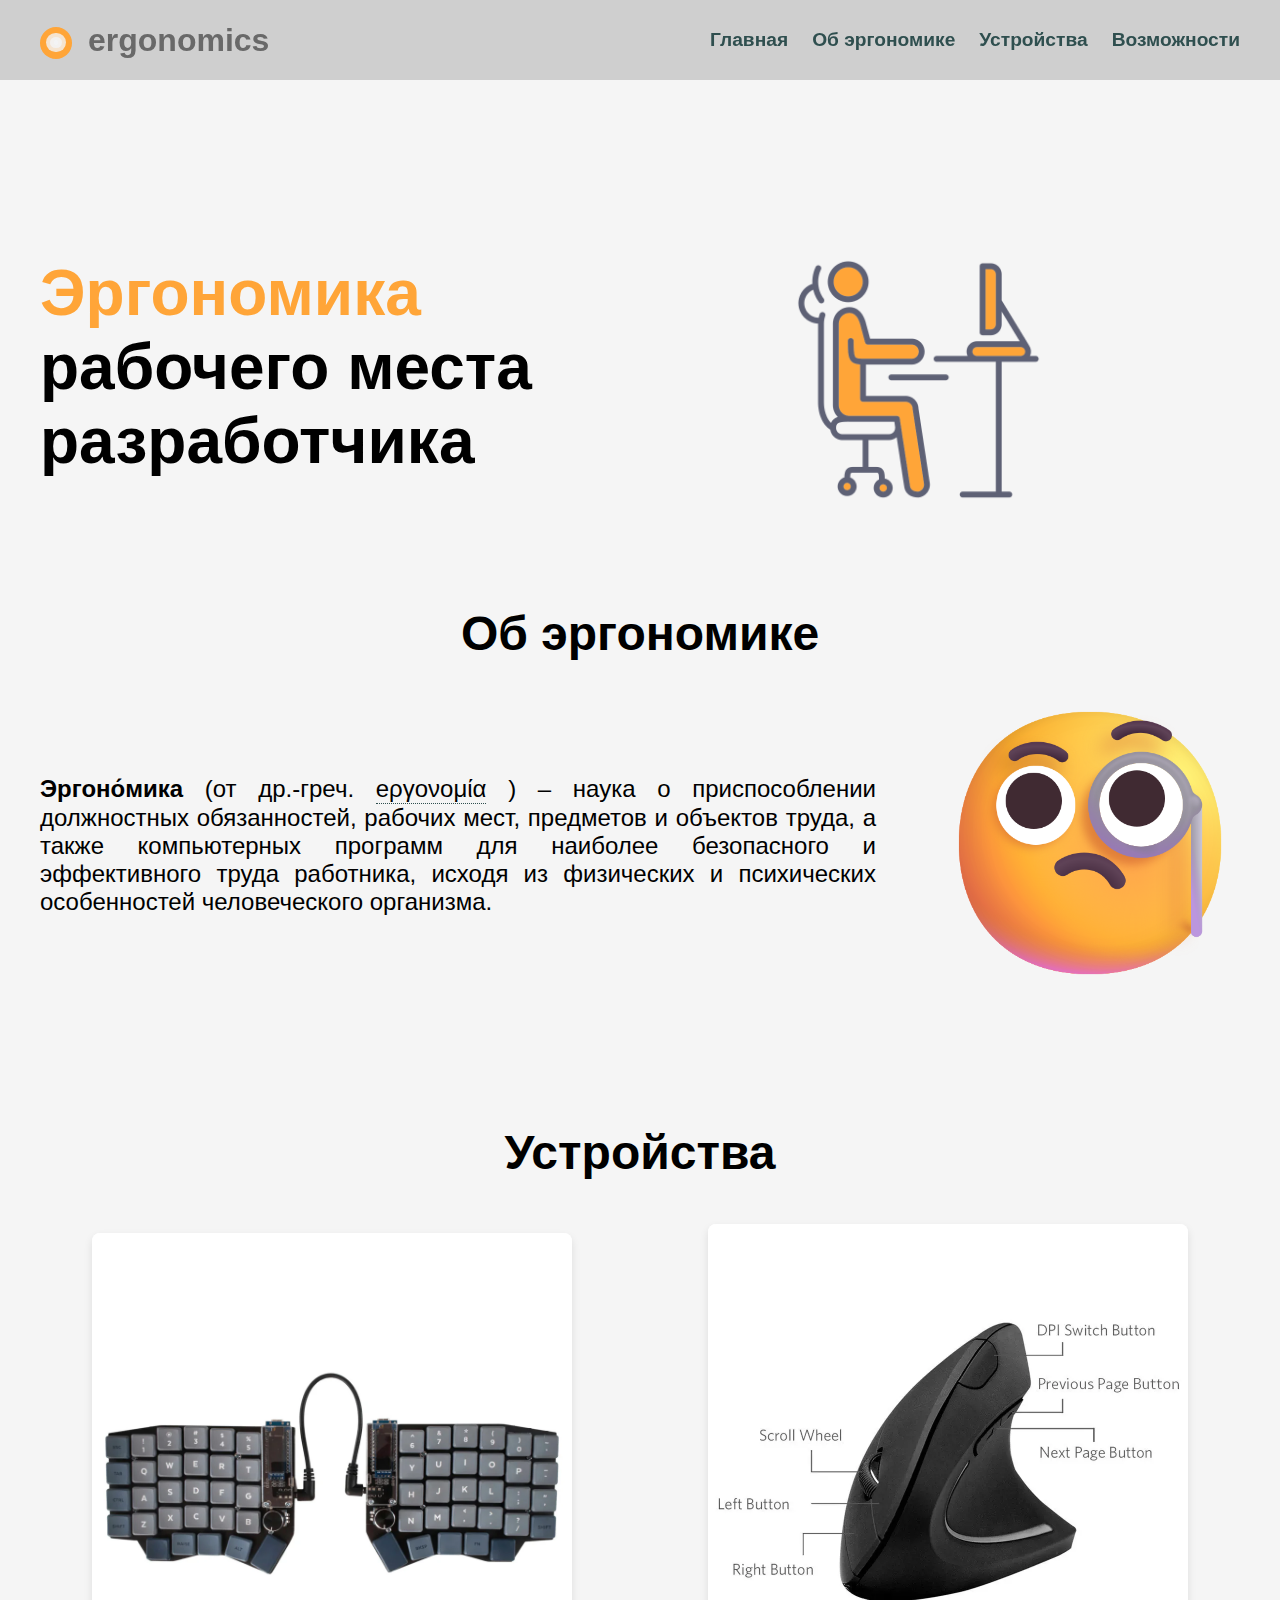
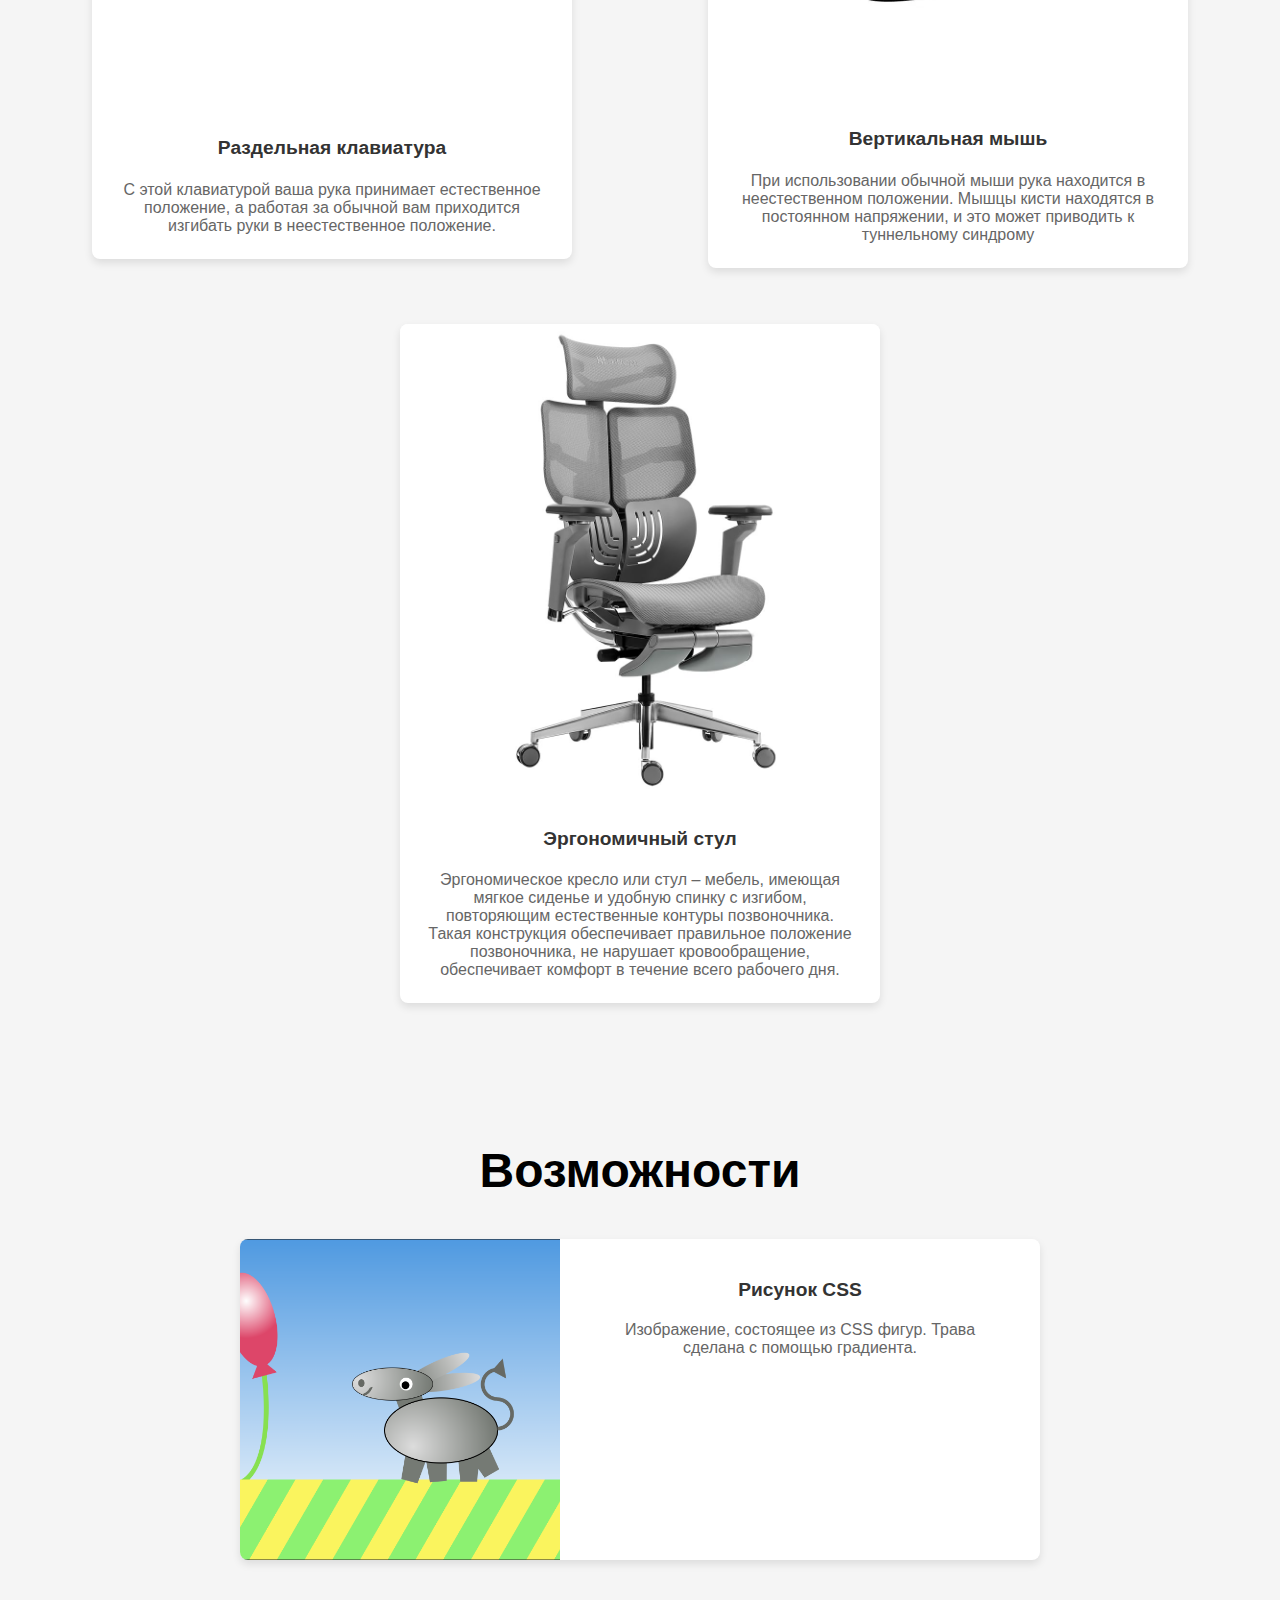
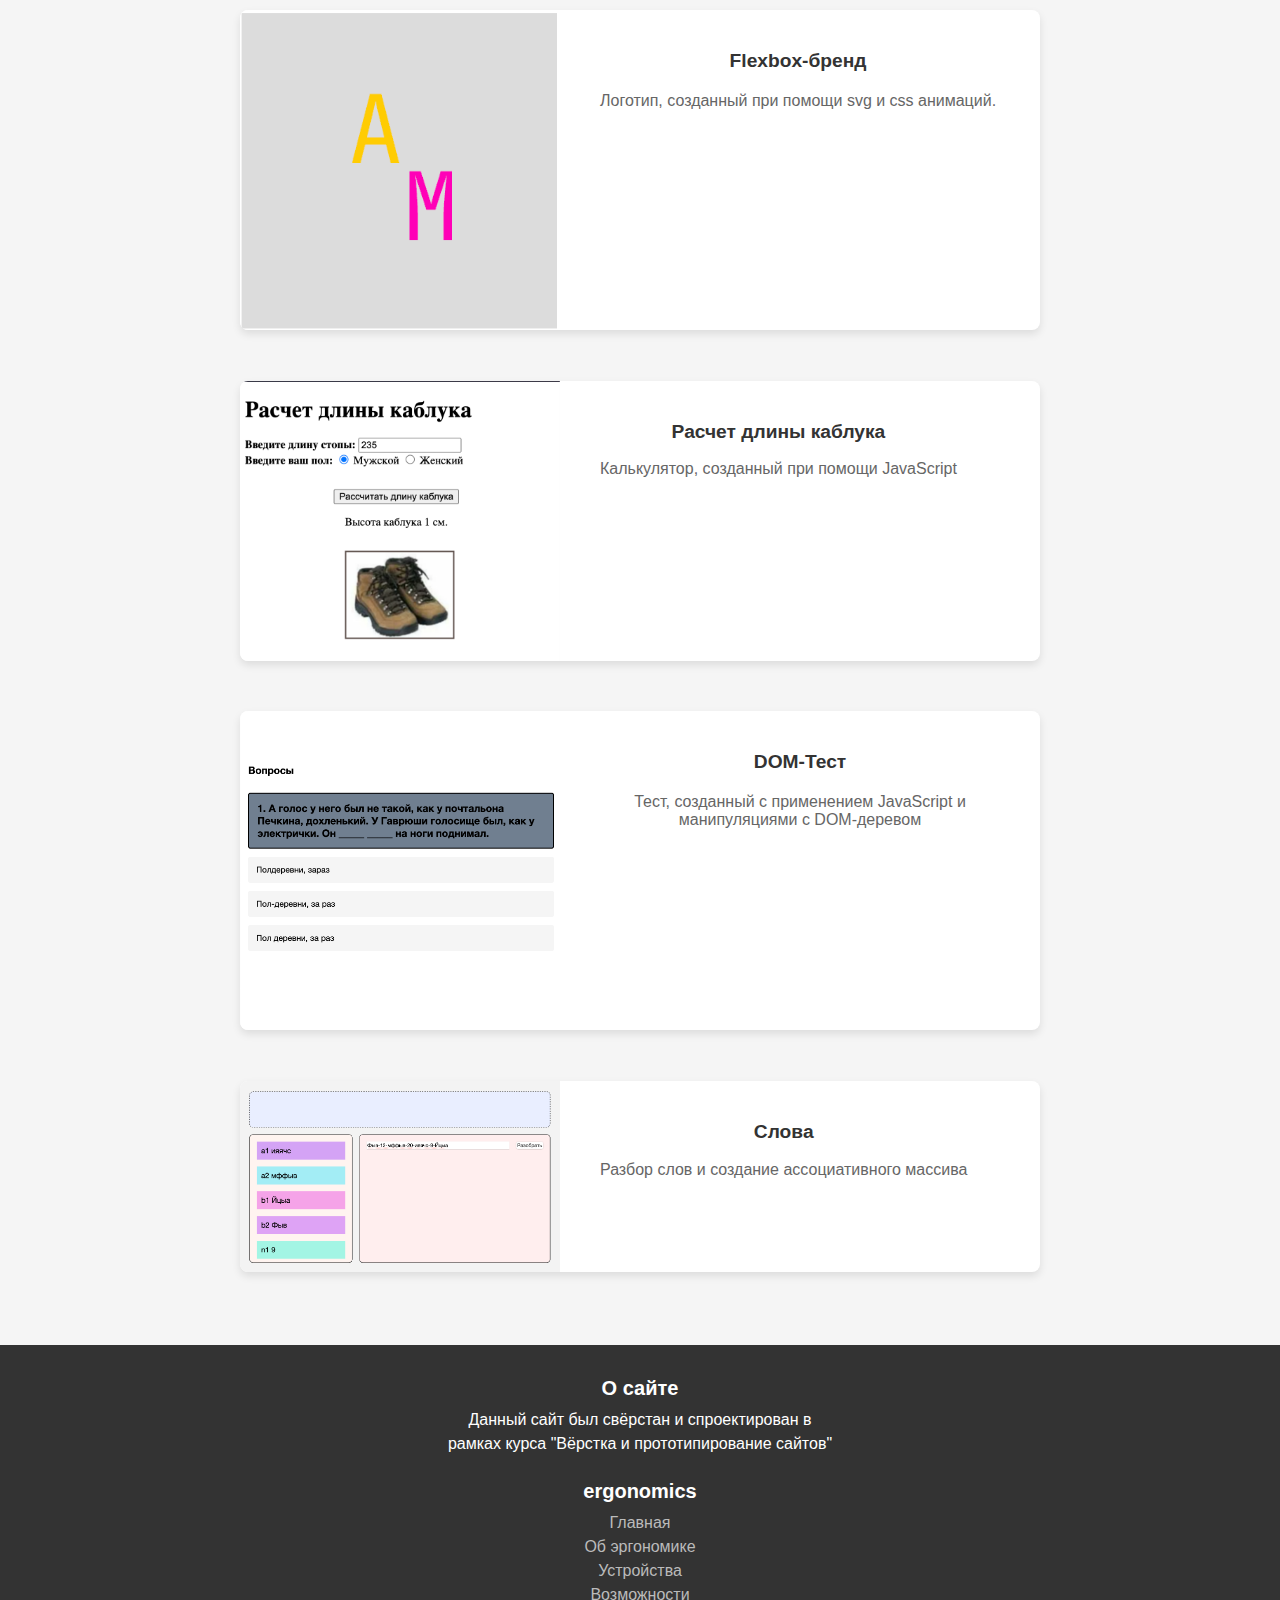
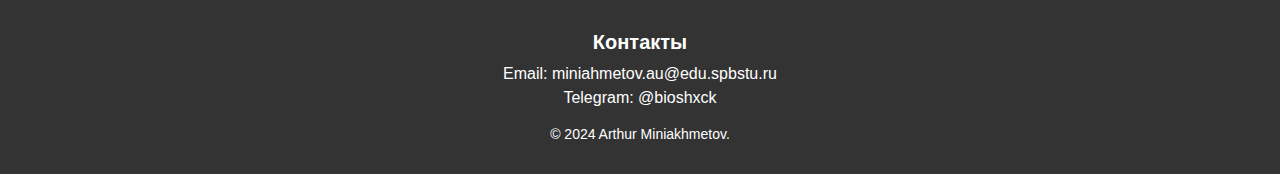
<file: index.html>
<!DOCTYPE html>
<html lang="ru">
<head>
    <meta charset="UTF-8">
    <title>ergonomics</title>
    <link rel="stylesheet" href="styles.css">
</head>
<body>
<header>
    <div class="header-container">
        <a class="logo-container" href="#">
            <div class="logo">
                <div class="arc arc-1"></div>
                <div class="arc arc-2"></div>
                <div class="arc arc-3"></div>
            </div>
            ergonomics
        </a>
        <nav>
            <a href="#home">Главная</a>
            <a href="#about">Об эргономике</a>
            <a href="#devices">Устройства</a>
            <a href="#features">Возможности</a>
        </nav>
    </div>
</header>
<main class="container" id="main">
    <div id="home">
        <svg class="matrix-animation" id="matrix"></svg>
        <div class="home-content">
            <h1>
                <p style="color: #FFA538">Эргономика</p>
                <p>рабочего места</p>
                <p>разработчика</p>
            </h1>
            <div class="picture">
                <img src="images/ergo.png" alt="ergonomics logo">
            </div>
        </div>
    </div>
    <div id="about">
        <h2 class="about-header">
            Об эргономике
        </h2>
        <div class="about-content">
            <div class="about-content-text">
                <b>Эргоно́мика</b> (от др.-греч.
                <div class="tooltip">eργονομία<span class="tooltip-text">ἔργον — работа + νόμος — закон</span></div>
                ) – наука о приспособлении должностных обязанностей, рабочих мест, предметов и объектов труда, а также
                компьютерных программ для наиболее безопасного и эффективного труда работника, исходя из физических и
                психических особенностей человеческого организма.
            </div>
            <div class="about-content-picture">
                <img src="images/face-with-monocle.png" alt="Face with monocle">
            </div>
        </div>
    </div>
    <div id="devices">
        <h2 class="devices-header">
            Устройства
        </h2>
        <div class="devices-content">
            <div class="card">
                <div class="card-image">
                    <img src="images/split-keyboard.webp" alt="Раздельная клавиатура" class="primary-image">
                    <img src="images/split-keyboard-2.webp" alt="Раздельная клавиатура" class="hover-image">
                </div>
                <div class="card-content">
                    <h3>Раздельная клавиатура</h3>
                    <p>С этой клавиатурой ваша рука принимает естественное положение, а работая за обычной вам
                        приходится изгибать руки в неестественное положение.</p>
                </div>
            </div>
            <div class="card">
                <div class="card-image">
                    <img src="images/vertical-mouse.webp" alt="Вертикальная мышь" class="primary-image">
                    <img src="images/vertical-mouse-2.jpg" alt="Вертикальная мышь" class="hover-image">
                </div>
                <div class="card-content">
                    <h3>Вертикальная мышь</h3>
                    <p>При использовании обычной мыши рука находится в неестественном положении. Мышцы кисти находятся в
                        постоянном напряжении, и это может приводить к туннельному синдрому</p>
                </div>
            </div>
            <div class="card">
                <div class="card-image">
                    <img src="images/chair.jpg" alt="Эргономичный стул" class="primary-image">
                    <img src="images/chair-2.avif" alt="Эргономичный стул" class="hover-image">
                </div>
                <div class="card-content">
                    <h3>Эргономичный стул</h3>
                    <p>Эргономическое кресло или стул – мебель, имеющая мягкое сиденье и удобную спинку с изгибом,
                        повторяющим естественные контуры позвоночника. Такая конструкция обеспечивает правильное
                        положение позвоночника, не нарушает кровообращение, обеспечивает комфорт в течение всего
                        рабочего дня.</p>
                </div>
            </div>
        </div>
    </div>
    <div id="features">
        <h2 class="features-header">
            Возможности
        </h2>
        <div class="features-content">
            <div class="wide-card" style="cursor: pointer;" onclick="window.location='tasks/picture/picture.html';">
                <div class="card-image">
                    <img src="images/donkey.png" alt="Осёл" style="width: 20em;" class="primary-image">
                </div>
                <div class="card-content">
                    <h3>Рисунок CSS</h3>
                    <p>Изображение, состоящее из CSS фигур. Трава сделана с помощью градиента.</p>
                </div>
            </div>
            <div class="wide-card" style="cursor: pointer;" onclick="window.location='tasks/flexbox/flexbox.html';">
                <div class="card-image">
                    <img src="images/flexbox.png" alt="Бренд" style="width: 20em;" class="primary-image">
                </div>
                <div class="card-content">
                    <h3>Flexbox-бренд</h3>
                    <p>Логотип, созданный при помощи svg и css анимаций.</p>
                </div>
            </div>
            <div class="wide-card" style="cursor: pointer;" onclick="window.location='tasks/calculator/calculator.html';">
                <div class="card-image">
                    <img src="images/dunno.png" alt="Калькулятор" style="width: 20em;" class="primary-image">
                </div>
                <div class="card-content">
                    <h3>Расчет длины каблука</h3>
                    <p>Калькулятор, созданный при помощи JavaScript</p>
                </div>
            </div>
            <div class="wide-card" style="cursor: pointer;" onclick="window.location='tasks/test/test.html';">
                <div class="card-image">
                    <img src="images/test.png" alt="DOM-Тест" style="width: 20em;" class="primary-image">
                </div>
                <div class="card-content">
                    <h3>DOM-Тест</h3>
                    <p>Тест, созданный с применением JavaScript и манипуляциями с DOM-деревом</p>
                </div>
            </div>
            <div class="wide-card" style="cursor: pointer;" onclick="window.location='tasks/words/index.html';">
                <div class="card-image">
                    <img src="images/words.png" alt="Слова" style="width: 20em;" class="primary-image">
                </div>
                <div class="card-content">
                    <h3>Слова</h3>
                    <p>Разбор слов и создание ассоциативного массива</p>
                </div>
            </div>
        </div>
    </div>
</main>
<footer>
    <div class="footer">
        <div class="footer-content">
            <div class="footer-section">
                <h3>О сайте</h3>
                <p>Данный сайт был свёрстан и спроектирован в рамках курса "Вёрстка и прототипирование сайтов"</p>
            </div>
            <div class="footer-section">
                <h3>ergonomics</h3>
                <ul>
                    <li><a href="#home">Главная</a></li>
                    <li><a href="#about">Об эргономике</a></li>
                    <li><a href="#devices">Устройства</a></li>
                    <li><a href="#features">Возможности</a></li>
                </ul>
            </div>
            <div class="footer-section">
                <h3>Контакты</h3>
                <p>Email: miniahmetov.au@edu.spbstu.ru</p>
                <p>Telegram: @bioshxck</p>
            </div>
        </div>
        <p class="footer-bottom">© 2024 Arthur Miniakhmetov.</p>
    </div>
</footer>
<script src="script.js"></script>
</body>
</html>
</file>
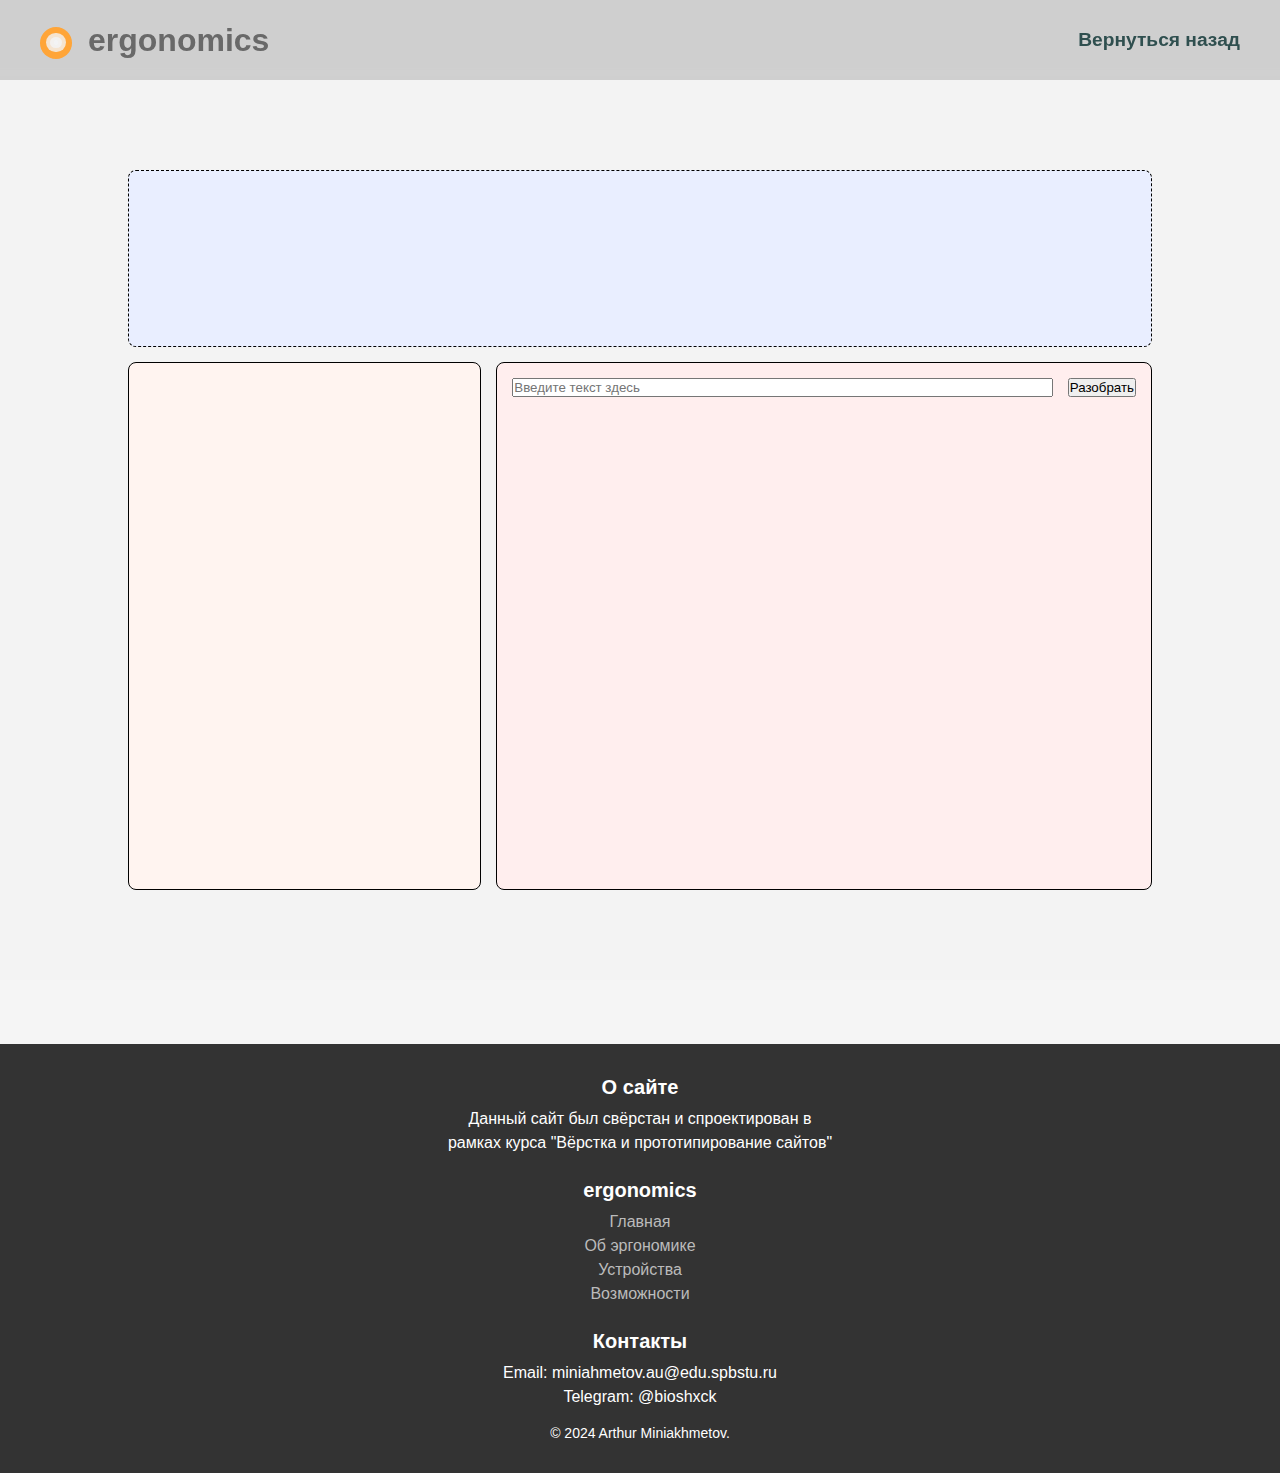
<file: tasks/words/index.html>
<!DOCTYPE html>
<html lang="ru">
<head>
    <meta charset="UTF-8">
    <meta name="viewport" content="width=device-width, initial-scale=1.0">
    <title>Задание Слова</title>
    <link rel="stylesheet" href="styles.css">
    <link rel="stylesheet" href="../../styles.css">
</head>
<body>
<header>
    <div class="header-container">
        <a class="logo-container" href="#">
            <div class="logo">
                <div class="arc arc-1"></div>
                <div class="arc arc-2"></div>
                <div class="arc arc-3"></div>
            </div>
            ergonomics
        </a>
        <nav>
            <a href="../../index.html#features">Вернуться назад</a>
        </nav>
    </div>
</header>
<section>
    <div class="content-wrapper">
        <div
                id="dropZone"
                class="bordered"
                ondragover="onDragOver(event)"
                ondrop="onDrop(event)"
        >
        </div>
        <div class="layout">
            <div
                    id="wordArea"
                    class="bordered"
                    ondragover="onDragOver(event)"
                    ondrop="onDrop(event)"
            ></div>
            <div
                    id="textInputArea"
                    class="bordered"
            >
                <div class="input-group">
                    <label for="textInput"></label>
                    <input
                            type="text"
                            id="textInput"
                            placeholder="Введите текст здесь"
                    >
                    <button
                            type="button"
                            onclick="onButtonClick()"
                    >
                        Разобрать
                    </button>
                </div>
                <div id="outputArea"></div>
            </div>
        </div>
    </div>
</section>
<footer>
    <div class="footer-content">
        <div class="footer-section">
            <h3>О сайте</h3>
            <p>Данный сайт был свёрстан и спроектирован в рамках курса "Вёрстка и прототипирование сайтов"</p>
        </div>
        <div class="footer-section">
            <h3>ergonomics</h3>
            <ul>
                <li><a href="../../index.html#home">Главная</a></li>
                <li><a href="../../index.html#about">Об эргономике</a></li>
                <li><a href="../../index.html#devices">Устройства</a></li>
                <li><a href="../../index.html#features">Возможности</a></li>
            </ul>
        </div>
        <div class="footer-section">
            <h3>Контакты</h3>
            <p>Email: miniahmetov.au@edu.spbstu.ru</p>
            <p>Telegram: @bioshxck</p>
        </div>
    </div>
    <p class="footer-bottom">© 2024 Arthur Miniakhmetov.</p>
</footer>
<script src="script.js"></script>
</body>
</html>
</file>
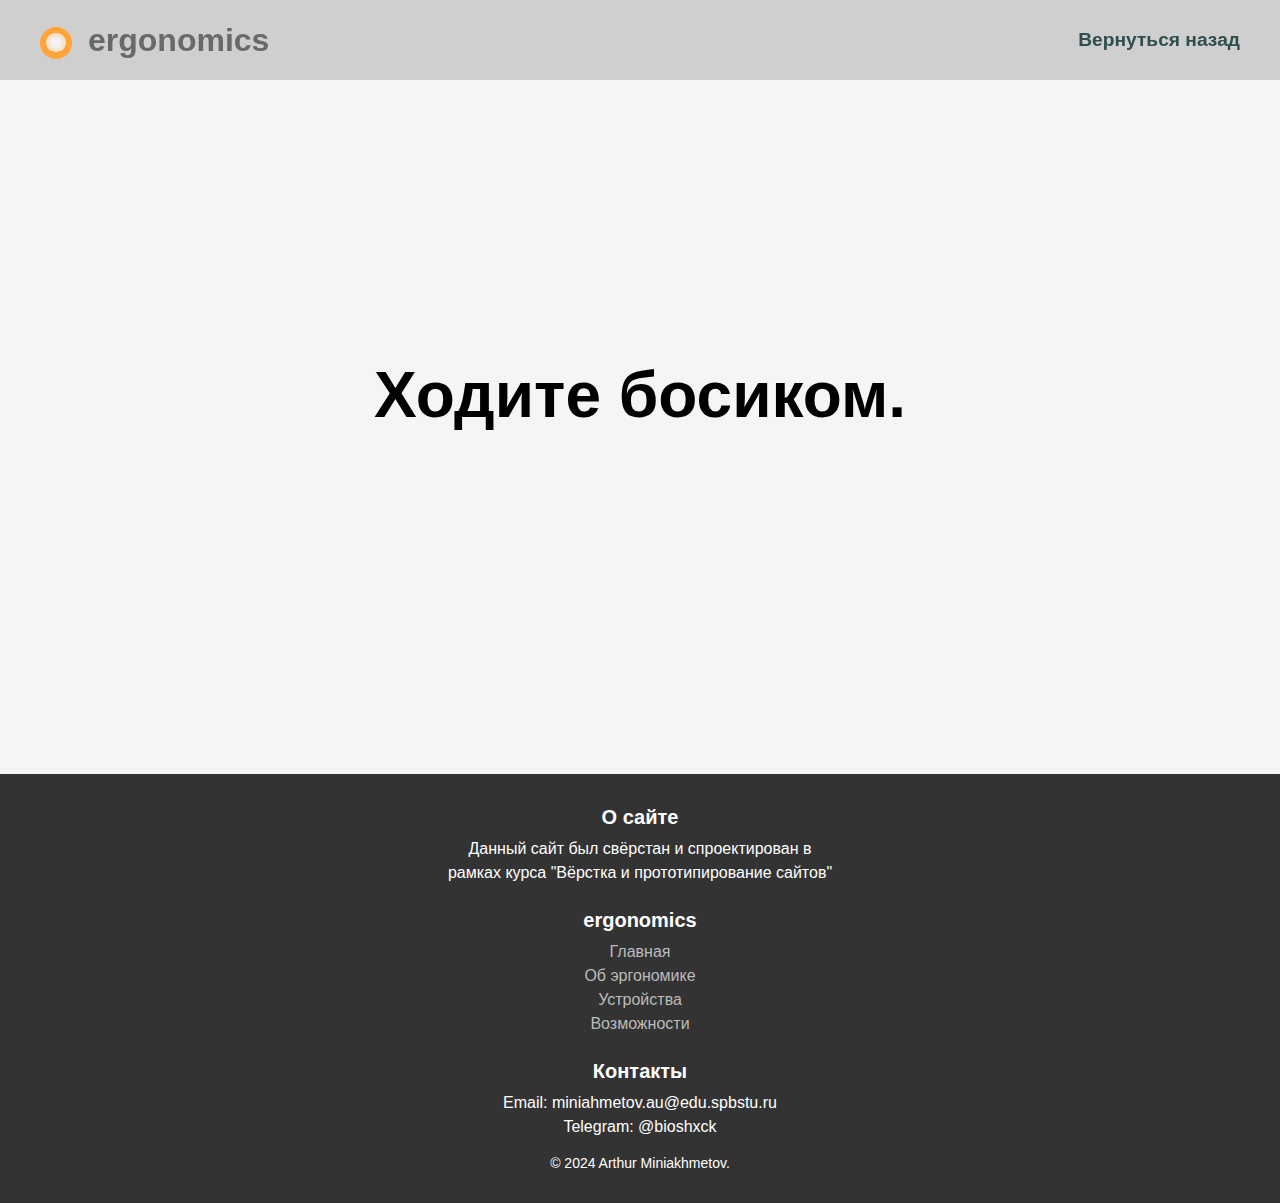
<file: tasks/calculator/calculator.html>
<!DOCTYPE html>
<html lang="ru">
<head>
    <meta charset="UTF-8">
    <title>Расчет длины каблука</title>
    <link rel="stylesheet" href="../../styles.css">
    <link rel="stylesheet" href="styles.css">
</head>
<body>
<header>
    <div class="header-container">
        <a class="logo-container" href="#">
            <div class="logo">
                <div class="arc arc-1"></div>
                <div class="arc arc-2"></div>
                <div class="arc arc-3"></div>
            </div>
            ergonomics
        </a>
        <nav>
            <a href="../../index.html#features">Вернуться назад</a>
        </nav>
    </div>
</header>
<main class="container">
    <div id="calculator-task">
        <h1 id="initialMessage"></h1>

        <div id="calculator" class="hidden">
            <div id="footLengthInput">
                <b>Введите длину стопы:</b>
                <input type="number" id="footLength" placeholder="Длина стопы в см.">
            </div>
            <div id="genderInput">
                <b>Введите ваш пол:</b>
                <label><input type="radio" name="gender" value="male"> Мужской</label>
                <label><input type="radio" name="gender" value="female"> Женский</label>
            </div>
            <div id="results">
                <button id="calculateButton">Рассчитать длину каблука</button>
                <div id="resultValue"></div>
                <img id="shoeImage" class="hidden">
            </div>
        </div>
        <script src="script.js"></script>
    </div>
</main>
<footer>
    <div class="footer-content">
        <div class="footer-section">
            <h3>О сайте</h3>
            <p>Данный сайт был свёрстан и спроектирован в рамках курса "Вёрстка и прототипирование сайтов"</p>
        </div>
        <div class="footer-section">
            <h3>ergonomics</h3>
            <ul>
                <li><a href="../../index.html#home">Главная</a></li>
                <li><a href="../../index.html#about">Об эргономике</a></li>
                <li><a href="../../index.html#devices">Устройства</a></li>
                <li><a href="../../index.html#features">Возможности</a></li>
            </ul>
        </div>
        <div class="footer-section">
            <h3>Контакты</h3>
            <p>Email: miniahmetov.au@edu.spbstu.ru</p>
            <p>Telegram: @bioshxck</p>
        </div>
    </div>
    <p class="footer-bottom">© 2024 Arthur Miniakhmetov.</p>
</footer>
</body>
</html>
</file>
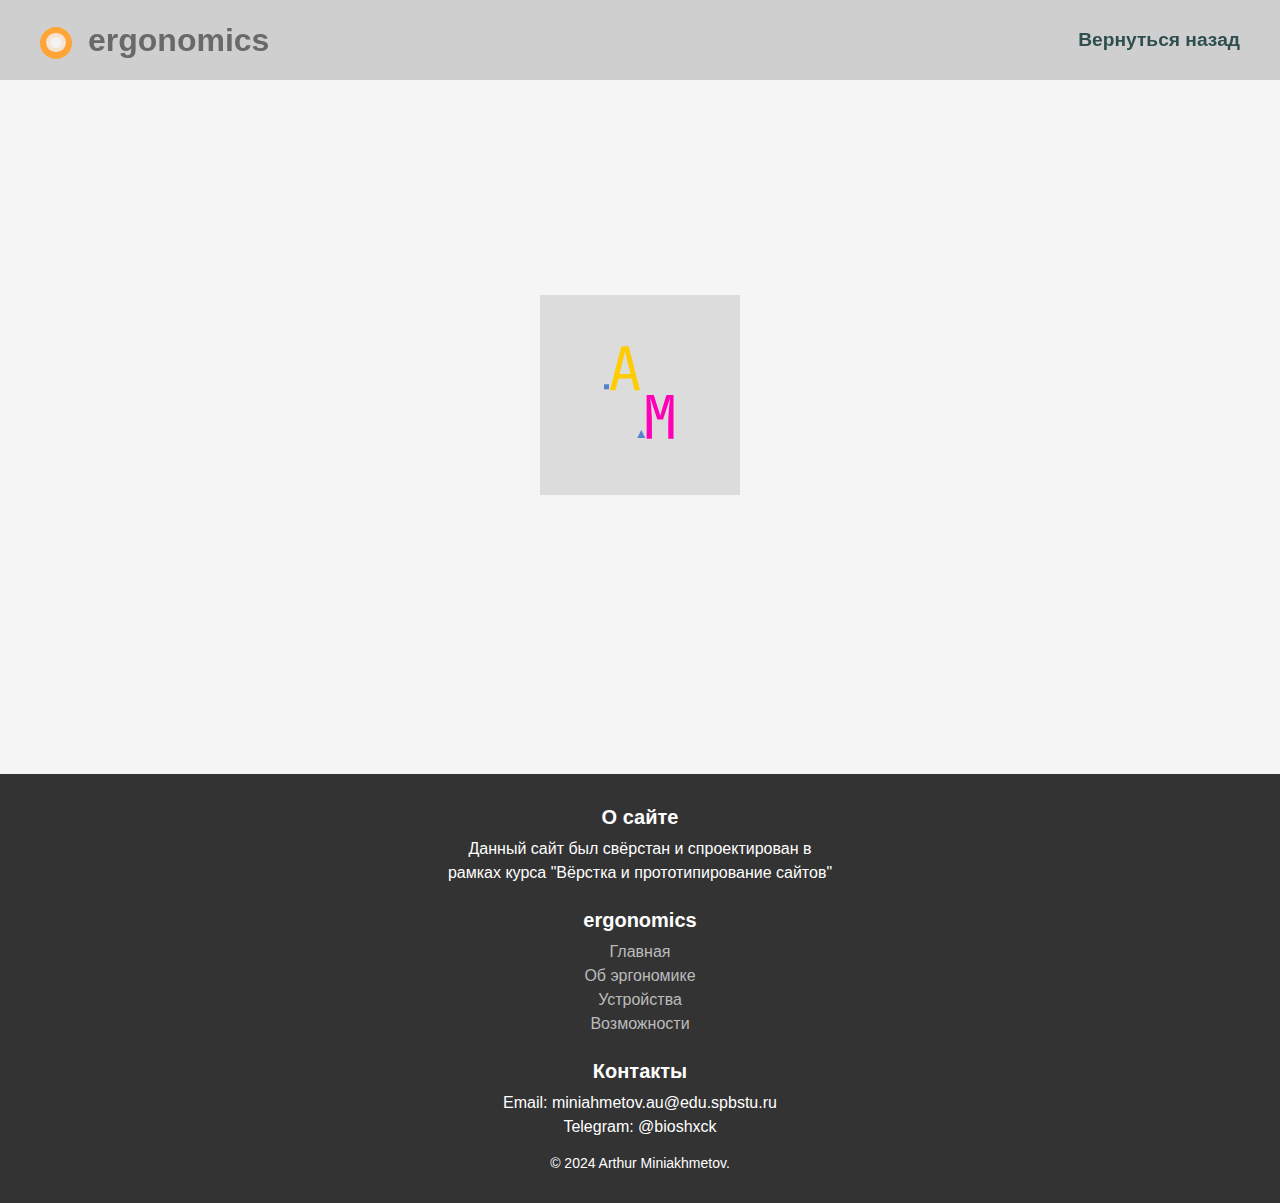
<file: tasks/flexbox/flexbox.html>
<!DOCTYPE html>
<html lang="ru">
<head>
    <meta charset="UTF-8">
    <title>Flexbox-бренд</title>
    <link rel="stylesheet" href="../../styles.css">
    <link rel="stylesheet" href="styles.css">
</head>
<body>
<header>
    <div class="header-container">
        <a class="logo-container" href="#">
            <div class="logo">
                <div class="arc arc-1"></div>
                <div class="arc arc-2"></div>
                <div class="arc arc-3"></div>
            </div>
            ergonomics
        </a>
        <nav>
            <a href="../../index.html#features">Вернуться назад</a>
        </nav>
    </div>
</header>
<main class="container">
    <div id="flexbox-task">
        <div class="animation">
            <object data="animation.svg"></object>
        </div>
    </div>
</main>
<footer>
    <div class="footer-content">
        <div class="footer-section">
            <h3>О сайте</h3>
            <p>Данный сайт был свёрстан и спроектирован в рамках курса "Вёрстка и прототипирование сайтов"</p>
        </div>
        <div class="footer-section">
            <h3>ergonomics</h3>
            <ul>
                <li><a href="../../index.html#home">Главная</a></li>
                <li><a href="../../index.html#about">Об эргономике</a></li>
                <li><a href="../../index.html#devices">Устройства</a></li>
                <li><a href="../../index.html#features">Возможности</a></li>
            </ul>
        </div>
        <div class="footer-section">
            <h3>Контакты</h3>
            <p>Email: miniahmetov.au@edu.spbstu.ru</p>
            <p>Telegram: @bioshxck</p>
        </div>
    </div>
    <p class="footer-bottom">© 2024 Arthur Miniakhmetov.</p>
</footer>
</body>
</html>
</file>
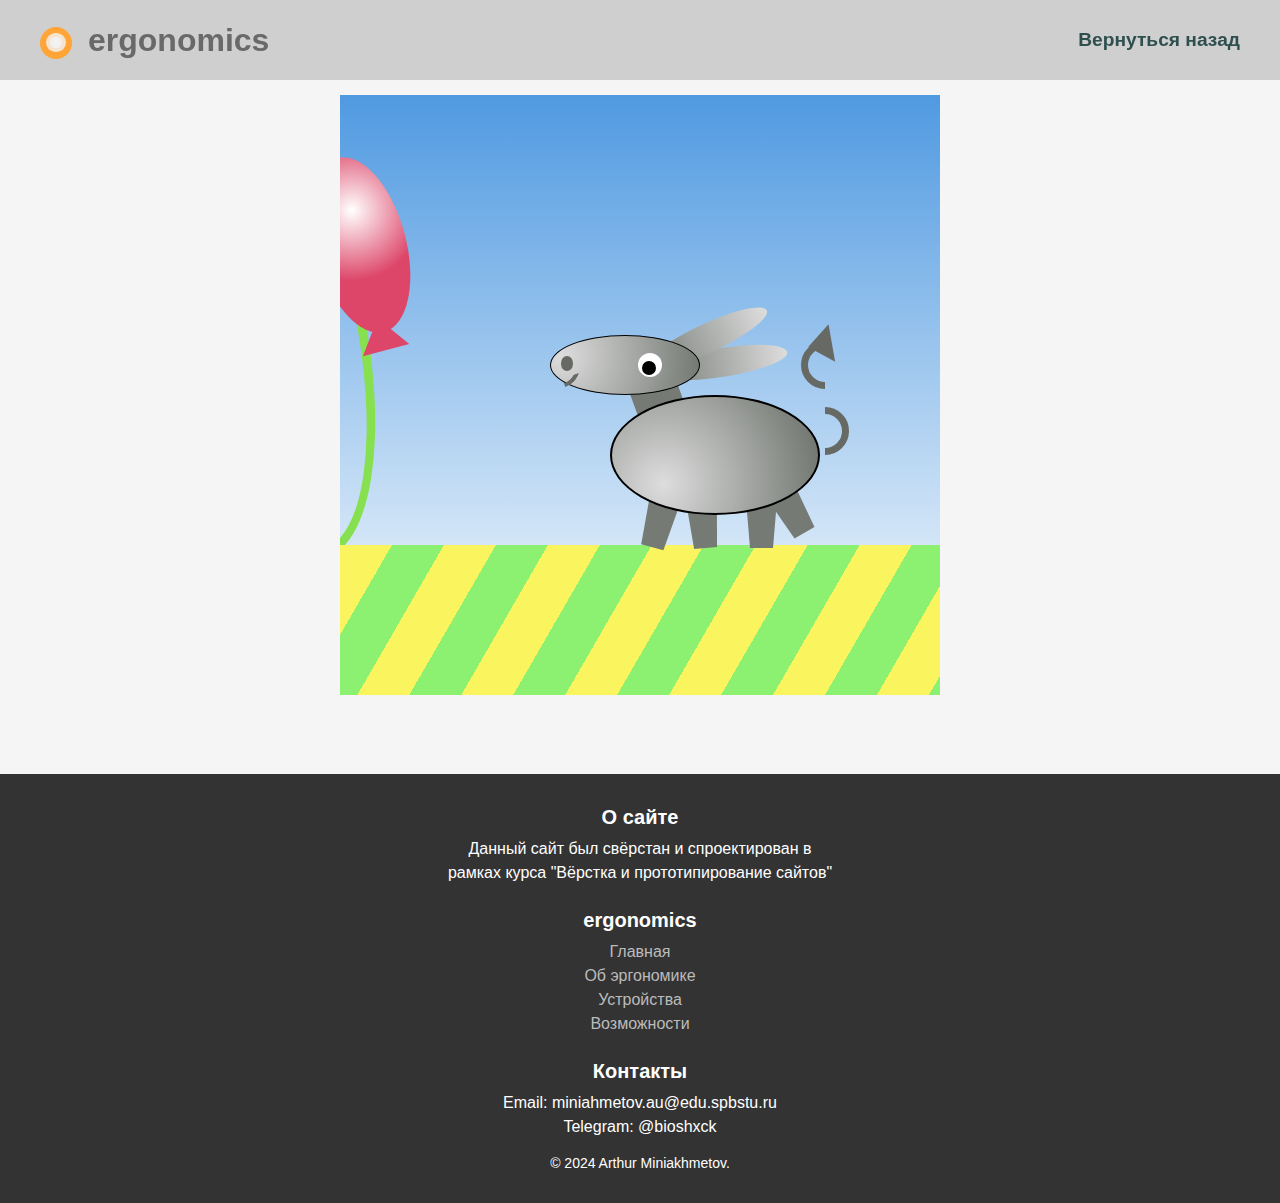
<file: tasks/picture/picture.html>
<!DOCTYPE html>
<html lang="ru">
<head>
    <meta charset="UTF-8">
    <title>Рисунок CSS</title>
    <link rel="stylesheet" href="../../styles.css">
    <link rel="stylesheet" href="styles.css">
</head>
<body>
<header>
    <div class="header-container">
        <a class="logo-container" href="#">
            <div class="logo">
                <div class="arc arc-1"></div>
                <div class="arc arc-2"></div>
                <div class="arc arc-3"></div>
            </div>
            ergonomics
        </a>
        <nav>
            <a href="../../index.html#features">Вернуться назад</a>
        </nav>
    </div>
</header>
<main class="container">
    <div id="picture-task">
        <div class="donkey_illustration">
            <div class="ground"></div>
            <div class="thread"></div>

            <div class="baloon">
                <div class="baloon_niple"></div>
            </div>
            <div class="donkey_body">
                <div class="donkey_leg"></div>
                <div class="donkey_leg"></div>
                <div class="donkey_leg"></div>
                <div class="donkey_leg"></div>
                <div class="donkey_neck"></div>
                <div class="donkey_tail_first"></div>
                <div class="donkey_tail_second"></div>
                <div class="donkey_tail_end"></div>
            </div>
            <div class="donkey_head">
                <div class="donkey_ear"></div>
                <div class="donkey_ear"></div>
                <div class="donkey_eye">
                    <div class="donkey_pupil"></div>
                </div>
                <div class="donkey_nose"></div>
                <div class="donkey_mouth"></div>
            </div>
        </div>
    </div>
</main>
<footer>
    <div class="footer-content">
        <div class="footer-section">
            <h3>О сайте</h3>
            <p>Данный сайт был свёрстан и спроектирован в рамках курса "Вёрстка и прототипирование сайтов"</p>
        </div>
        <div class="footer-section">
            <h3>ergonomics</h3>
            <ul>
                <li><a href="../../index.html#home">Главная</a></li>
                <li><a href="../../index.html#about">Об эргономике</a></li>
                <li><a href="../../index.html#devices">Устройства</a></li>
                <li><a href="../../index.html#features">Возможности</a></li>
            </ul>
        </div>
        <div class="footer-section">
            <h3>Контакты</h3>
            <p>Email: miniahmetov.au@edu.spbstu.ru</p>
            <p>Telegram: @bioshxck</p>
        </div>
    </div>
    <p class="footer-bottom">© 2024 Arthur Miniakhmetov.</p>
</footer>
</body>
</html>
</file>
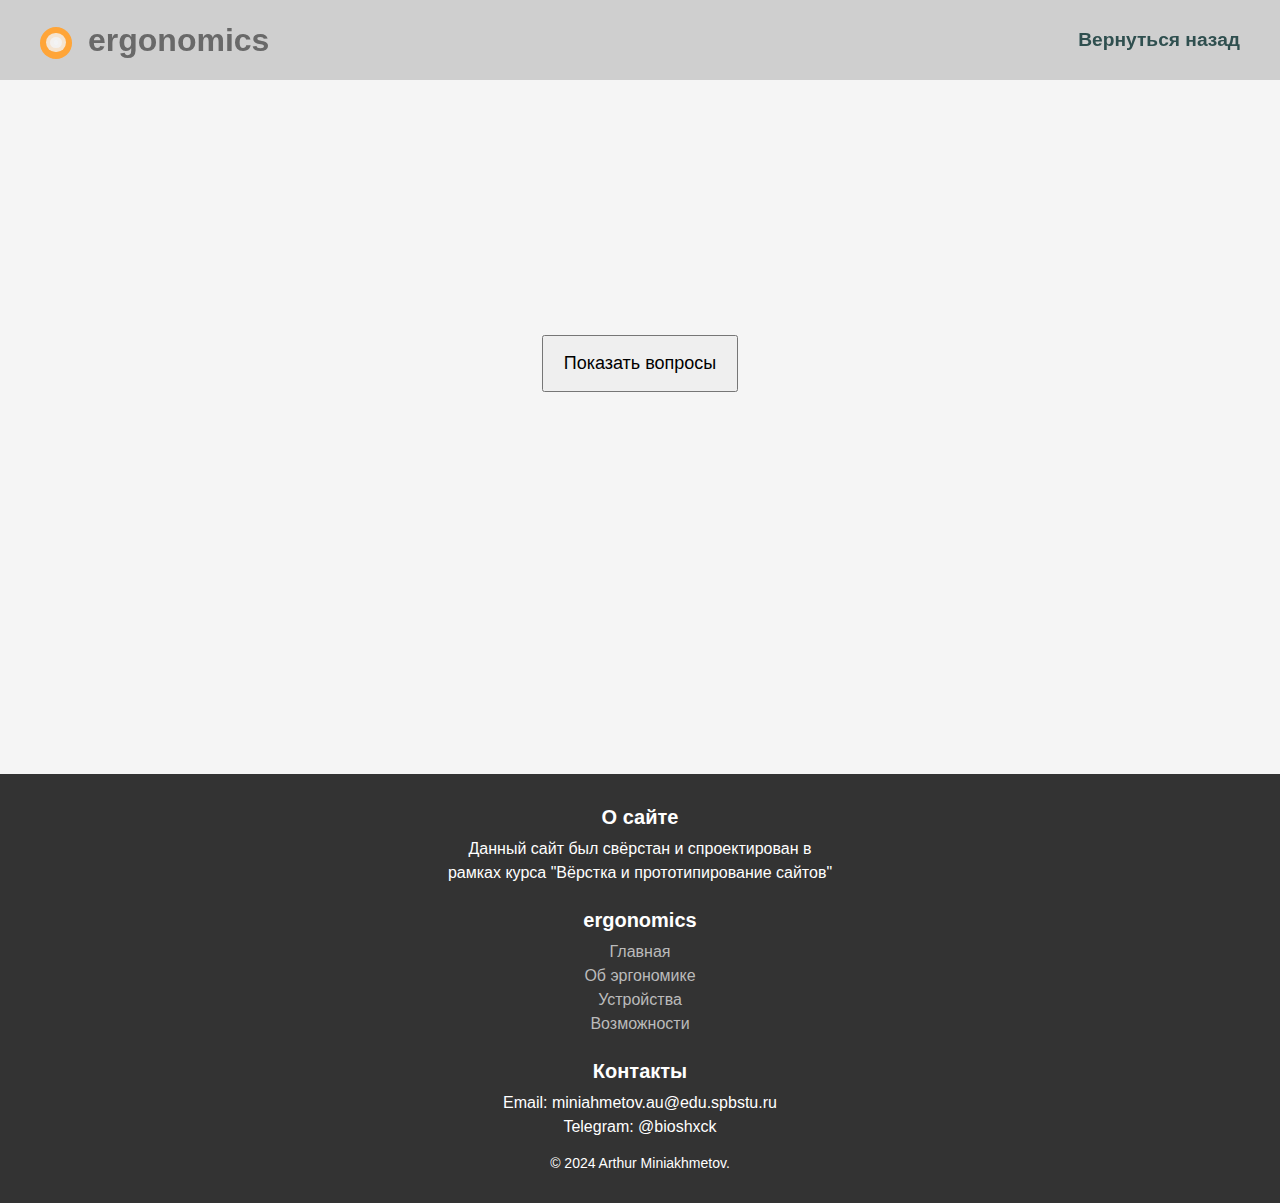
<file: tasks/test/test.html>
<!DOCTYPE html>
<html lang="ru">
<head>
    <meta charset="UTF-8">
    <title>DOM-Тест</title>
    <link rel="stylesheet" href="../../styles.css">
    <link rel="stylesheet" href="styles.css">
</head>
<body>
<header>
    <div class="header-container">
        <a class="logo-container" href="#">
            <div class="logo">
                <div class="arc arc-1"></div>
                <div class="arc arc-2"></div>
                <div class="arc arc-3"></div>
            </div>
            ergonomics
        </a>
        <nav>
            <a href="../../index.html#features">Вернуться назад</a>
        </nav>
    </div>
</header>
<main class="container">
    <div id="test-task">
        <div id="quiz">
            <div id="start-btn-wrapper">
                <button id="start-btn">Показать вопросы</button>
            </div>
            <div id="header"></div>
            <div id="main"></div>
            <div id="results"></div>
        </div>
        <script src="script.js"></script>
    </div>
</main>
<footer>
    <div class="footer-content">
        <div class="footer-section">
            <h3>О сайте</h3>
            <p>Данный сайт был свёрстан и спроектирован в рамках курса "Вёрстка и прототипирование сайтов"</p>
        </div>
        <div class="footer-section">
            <h3>ergonomics</h3>
            <ul>
                <li><a href="../../index.html#home">Главная</a></li>
                <li><a href="../../index.html#about">Об эргономике</a></li>
                <li><a href="../../index.html#devices">Устройства</a></li>
                <li><a href="../../index.html#features">Возможности</a></li>
            </ul>
        </div>
        <div class="footer-section">
            <h3>Контакты</h3>
            <p>Email: miniahmetov.au@edu.spbstu.ru</p>
            <p>Telegram: @bioshxck</p>
        </div>
    </div>
    <p class="footer-bottom">© 2024 Arthur Miniakhmetov.</p>
</footer>
</body>
</html>
</file>
<file: styles.css>
* {
    padding: 0;
    margin: 0;
    box-sizing: border-box;
    font-family: "Helvetica Neue", sans-serif;
}

html {
    background: whitesmoke;
    scroll-behavior: smooth;
}

header {
    top: 0;
    position: sticky;
    z-index: 100;
    background-color: rgba(169, 169, 169, 0.5);
    backdrop-filter: blur(.5em);
}


.header-container {
    display: flex;
    justify-content: space-between;
    align-items: center;
    min-height: 80px;
    margin: 0 auto;
    padding: 0;
    max-width: 1200px;
}

.header-container .logo-container {
    display: flex;
    justify-content: center;
    align-items: center;
    gap: 1rem;
    font-size: 2rem;
    font-weight: bold;
    color: dimgray;
    text-decoration: none;
}

.header-container a {
    text-decoration: none;
}

.logo {
    width: 1em;
    height: 1em;
    position: relative;
    align-self: flex-end;
    background-color: #FFA538;
    border-radius: 50%;
}

.arc {
    position: absolute;
    border-radius: 50%;
    background-color: #f3f4f6;
    opacity: 0.8;
}

.arc-1 {
    width: 60%;
    height: 60%;
    top: 20%;
    left: 20%;
}

.arc-2 {
    width: 35%;
    height: 35%;
    top: 32.5%;
    left: 32.5%;
}

.arc-3 {
    width: 15%;
    height: 15%;
    top: 42.5%;
    left: 42.5%;
}

.header-container nav {
    display: flex;
    justify-content: center;
    align-items: center;
    gap: 1.5rem
}

.header-container nav a {
    color: darkslategray;
    transition: all 0.2s ease-out;
    font-weight: 600;
    font-size: 1.2rem;
}

.header-container nav a:hover {
    color: #FFA538;
}

main {
    width: 100%;
    padding: 4rem 0;
    display: flex;
    flex-direction: column;
    align-items: center;
    gap: 8rem;
}

body .container {
    margin: 0 auto;
    padding: 0;
    max-width: 1200px;
}

#home {
    width: 100%;
    position: relative;
}

main .home-content {
    display: flex;
    flex-direction: row;
    align-items: start;
    width: 100%;
    gap: 4rem;
    margin: 11rem 0 0;
}

.home-content {
    position: relative;
    z-index: 2;
}

main .home-content h1 {
    white-space: nowrap;
}

body h1 {
    font-size: 4rem;
    font-weight: bold;
}

main .home-content .picture {
    display: flex;
    justify-content: center;
    justify-items: center;
    position: relative;
    width: 100%;
}

main .home-content .picture img {
    position: absolute;
    width: 250px;
    height: 250px;
}

.matrix-animation {
    position: absolute;
    top: -10%;
    left: -10%;
    width: 120%;
    height: 120%;
    z-index: 1;
}

.matrix-text {
    fill: lime;
    font-family: monospace;
    font-size: 5em;
    animation: fall linear infinite;
}

@keyframes fall {
    0% {
        opacity: 0;
        transform: translateY(-100%);
    }
    10% {
        opacity: 0.5;
    }
    100% {
        transform: translateY(100vh);
        opacity: 0;
    }
}

#about {
    display: flex;
    flex-direction: column;
    justify-content: center;
    justify-items: center;
    gap: 2rem;
    scroll-margin-top: calc(80px + 2em);
}

body h2 {
    font-size: 3rem;
    font-weight: bold;
    text-align: center;
}

.about-content {
    display: flex;
    flex-direction: row;
    align-items: center;
    gap: 4rem;
}

.about-content-text {
    font-size: 1.5rem;
    text-align: justify;
}

.about-content-picture img {
    width: 300px;
    height: 300px;
}

.tooltip {
    display: inline-block;
    border-bottom: 1px dotted darkslategray;
    position: relative;
}

.tooltip .tooltip-text {
    visibility: hidden;
    width: 200%;
    bottom: 100%;
    left: 50%;
    margin-left: -100%;
    background-color: darkslategray;
    color: white;
    text-align: center;
    border-radius: .7em;
    padding: 0.3em 0;
    font-size: 0.7em;
    position: absolute;
    z-index: 1;
}

.tooltip:hover .tooltip-text {
    visibility: visible;
}

#devices {
    display: flex;
    flex-direction: column;
    justify-content: center;
    justify-items: center;
    gap: 2rem;
    scroll-margin-top: calc(80px + 2em);
}

.devices-content {
    display: flex;
    flex-direction: row;
    justify-content: space-around;
    align-items: center;
    flex-wrap: wrap;
    gap: 2rem;
}

.card {
    background-color: #fff;
    border-radius: 8px;
    box-shadow: 0 4px 8px rgba(0, 0, 0, 0.1);
    overflow: hidden;
    transition: transform 0.3s;
    flex: 1 1 45%;
    margin: 1%;
    max-width: 40%;
    min-width: 30em;
}

.wide-card {
    background-color: #fff;
    border-radius: 8px;
    box-shadow: 0 4px 8px rgba(0, 0, 0, 0.1);
    overflow: hidden;
    transition: transform 0.3s;
    flex: 1 1 45%;
    margin: 1%;
    max-width: 80%;
    min-width: 50em;
    display: flex;
    justify-content: start;
    flex-direction: row;
}

.card:hover, .wide-card:hover {
    transform: translateY(-10px);
}

.card-image {
    position: relative;
    overflow: hidden;
    min-width: 20em;
}

.card-image img {
    width: 100%;
    height: auto;
    display: block;
    transition: opacity 0.3s;
}

.primary-image {
    opacity: 1;
}

.hover-image {
    opacity: 0;
    position: absolute;
    top: 0;
    left: 0;
    width: 100%;
}

.card:hover .primary-image {
    opacity: 0;
}

.card:hover .hover-image {
    opacity: 1;
}

.card-content {
    padding: 5%;
    text-align: center;
}

.card-content h3 {
    margin-bottom: 5%;
    font-size: 1.2em;
    color: #333;
}

.card-content p {
    font-size: 1em;
    color: #666;
}

#features {
    display: flex;
    flex-direction: column;
    justify-content: center;
    justify-items: center;
    gap: 2rem;
    scroll-margin-top: calc(80px + 2em);
}

.features-content {
    display: flex;
    flex-direction: column;
    justify-content: stretch;
    align-items: center;
    flex-wrap: wrap;
    gap: 2rem;
}

footer {
    background-color: #333333;
    color: #fff;
    padding: 2rem;
    margin-top: 4rem;
}

.footer-content {
    display: flex;
    flex-direction: column;
    align-items: center;
    gap: 1.5rem;
}

.footer-section {
    text-align: center;
    width: 100%;
    max-width: 25rem;
}

.footer-section h3 {
    font-size: 1.25rem;
    margin-bottom: 0.5rem;
}

.footer-section p,
.footer-section ul {
    font-size: 1rem;
    line-height: 1.5;
}

.footer-section ul {
    list-style: none;
    padding: 0;
}

.footer-section ul li a {
    color: #bbb;
    text-decoration: none;
}

.footer-section ul li a:hover {
    color: #fff;
}

.footer-bottom {
    text-align: center;
    margin-top: 1rem;
    font-size: 0.875rem;
}
</file>
<file: tasks/words/styles.css>
* {
    --gap: 15px;
    --border-radius: 8px;
}

section {
    height: 100vh;
    display: flex;
    flex-direction: column;
    align-items: center;
    justify-content: center;
    background-color: #f3f3f3;
}

.content-wrapper {
    display: flex;
    flex-direction: column;
    gap: var(--gap);
    height: 80vh;
    max-height: 80vh;
    width: 80vw;
    max-width: 80vw;
}

.bordered {
    border: black 1px solid;
    border-radius: var(--border-radius);
    padding: var(--gap);
}

#dropZone {
    width: 100%;
    height: 25%;
    border: black 1px dashed;
    background-color: #e9eeff;
    position: relative;
    display: flex;
}

.layout {
    width: 100%;
    height: 75%;
    display: flex;
    flex-direction: row;
    gap: var(--gap);
}

#wordArea {
    height: 100%;
    width: 35%;
    background-color: #fff4f0;
    display: flex;
    flex-direction: column;
    gap: var(--gap);
    overflow-y: scroll;
}

#textInputArea {
    width: 65%;
    background-color: #ffeeee;
    display: flex;  
    flex-direction: column;
}

.input-group {
    display: flex;
    flex-direction: row;
    width: 100%;
    margin-bottom: var(--gap);
}

input {
    width: 100%;
    margin-right: var(--gap);
}

#outputArea {
    height: 100%;
    word-break: break-word;
    overflow-y: scroll;
}

.draggable-item {
    padding: 10px;
    word-break: break-word;
    max-width: 340px;
    max-height: 250px;
}
</file>
<file: tasks/calculator/styles.css>
.hidden {
    display: none;
}

#calculator-task {
    display: flex;
    align-items: center;
    justify-content: center;
    flex-direction: column;
    min-height: 70vh;
}

#shoeImage {
    margin: 1em;
}

#results {
    max-width: fit-content;
    margin-left: auto;
    margin-right: auto;
    margin-top: 2em;
}

#resultValue {
    margin: 1em;
}
</file>
<file: tasks/flexbox/styles.css>
* {
    margin: 0;
    padding: 0;
}

#flexbox-task {
    display: flex;
    align-items: center;
    min-height: 70vh;
}

.animation {
    height: 200px;
    width: 200px;
    position: relative;
    display: block;
}

.animation:active {
    animation: container-animation 3s linear 1 normal forwards;
}

@keyframes container-animation {
    0% {
        transform: translate(0, 0);
    }
    60% {
        transform: translate(0, 0);
    }
    70% {
        transform: translate(10%, 0);
    }
    80% {
        transform: translate(-10%, 0);
    }
    90% {
        transform: translate(10%, 0);
    }
    100% {
        transform: translate(0, 0);
    }
}
</file>
<file: tasks/picture/styles.css>
* {
    --scaling: 3;
}

#picture-task {
    display: flex;
    align-items: center;
    min-height: 70vh;
}

.donkey_illustration {
    height: calc(200px * var(--scaling));
    width: calc(200px * var(--scaling));
    display: block;
    position: relative;
    outline: .1rem solid #000000;
    font-size: calc(1rem * var(--scaling));
    background: linear-gradient(180deg, #509AE1, #FFFFFF);
    clip-path: inset(0 0 0 0);
}

.ground {
    position: absolute;
    bottom: 0;
    width: 100%;
    height: 25%;
    z-index: -1;
    background: repeating-linear-gradient(
            120deg,
            #FAF45E,
            #FAF45E calc(15px * var(--scaling)),
            #8CF171 calc(15px * var(--scaling)),
            #8CF171 calc(30px * var(--scaling))
    );
}

.thread {
    position: absolute;
    left: -26%;
    height: 80%;
    bottom: 22%;
    width: 30%;
    z-index: -2;
    border: #87E050 0.2em solid;
    border-radius: 50%;
    clip-path: inset(40% 0 0 50%);
    transform: rotate(-12deg);
}

.baloon {
    position: absolute;
    left: -4%;
    top: 10%;
    height: 30%;
    width: 15%;
    background: radial-gradient(circle closest-corner at 50% 30% , #FFF, #DD4669);
    border-radius: 50%;
    transform: rotate(-15deg);
}

.baloon_niple {
    position: absolute;
    bottom: -10%;
    left: 20%;
    width: 0px;
    height: 0px;
    border-style: solid;
    border-width: 0 .5em .7em .5em;
    border-color: transparent transparent #DD4669 transparent;
}

.donkey_body {
    position: absolute;
    left: 45%;
    bottom: 30%;
    height: 20%;
    width: 35%;
    background: radial-gradient(circle farthest-side at 25% 75% , #DDD, #757A74);
    border: black 0.05em solid;
    border-radius: 50%;
}

.donkey_leg {
    position: absolute;
    border-top: 1em solid #757A74;
    border-left: .1em solid transparent;
    border-right: .1em solid transparent;
    height: 0;
    width: 15%;
    z-index: -1;
}

.donkey_leg:nth-child(1){
    left: 15%;
    bottom: -30%;
    transform: rotate(15deg);
}

.donkey_leg:nth-child(2){
    left: 37%;
    bottom: -30%;
    transform: rotate(-5deg);
}

.donkey_leg:nth-child(3){
    left: 65%;
    bottom: -30%;
}

.donkey_leg:nth-child(4){
    left: 80%;
    bottom: -20%;
    transform: rotate(-30deg);
}

.donkey_neck {
    position: absolute;
    left: 10%;
    top: -20%;
    height: 1em;
    width: 1em;
    background: #757A74;
    z-index: -1;
    transform: rotate(-20deg);
}

.donkey_head {
    position: absolute;
    left:35%;
    top: 40%;
    height: 10%;
    width: 25%;
    background: radial-gradient(circle farthest-side at 7% 35% , #DDD, #757A74);
    border: black 0.03em solid;
    border-radius: 50%;
}

.donkey_ear {
    position: absolute;
    height: 50%;
    width: 90%;
    background: linear-gradient(-90deg , #DDD, #757A74);
    z-index: -1;
    border-radius: 50%;
}

.donkey_ear:nth-child(1) {
    left: 70%;
    top: 20%;
    transform: rotate(-9deg);
}

.donkey_ear:nth-child(2) {
    left: 60%;
    top: -20%;
    transform: rotate(-25deg);
}

.donkey_eye {
    position: absolute;
    width: .5em;
    height: .5em;
    background: #FFF;
    border-radius: 50%;
    right: 25%;
    top: 30%;
}

.donkey_pupil {
    position: absolute;
    width: .3em;
    height: .3em;
    background: #000;
    border-radius: 50%;
    right: 25%;
    top: 30%;
}

.donkey_nose {
    position: absolute;
    width: .25em;
    height: .3em;
    background: #666964;
    border-radius: 50%;
    left: 7%;
    top: 35%;
}

.donkey_mouth {
    position: absolute;
    left: -10%;
    height: 80%;
    bottom: 10%;
    width: 30%;
    border: #666964 0.1em solid;
    border-radius: 50%;
    clip-path: inset(80% 0 0 50%);
    transform: rotate(-18deg);
}

.donkey_tail_first {
    position: absolute;
    right: -15%;
    height: 1em;
    bottom: 50%;
    width: 1em;
    border: #666964 0.15em solid;
    border-radius: 50%;
    clip-path: inset(50% 0 0 0);
    transform: rotate(-90deg);
}

.donkey_tail_second {
    position: absolute;
    right: -15%;
    height: 1em;
    top: -48%;
    width: 1em;
    border: #666964 0.15em solid;
    border-radius: 50%;
    clip-path: inset(50% 0 0 0);
    transform: rotate(90deg);
}

.donkey_tail_end {
    position: absolute;
    top: -55%;
    right: -10%;
    width: 0;
    height: 0;
    border-style: solid;
    border-width: 0 .4em .5em .4em;
    border-color: transparent transparent #666964 transparent;
    transform: rotate(-100deg);
}
</file>
<file: tasks/test/styles.css>
#test-task {
    display: flex;
    align-items: center;
    min-height: 70vh;
}

#quiz {
    width: 100%;
    max-width: 1000px;
    display: flex;
    flex-direction: column;
}

button {
    padding: 1rem 1.25rem;
    justify-content: center;
    font-size: large;
}

#button {
    display: flex;
    justify-content: center;
    width: 100%;
}

#start-btn-wrapper {
    display: flex;
    justify-content: center;
    margin-top: 4rem;
}

#main {
    display: flex;
    flex-direction: row;
    justify-content: flex-start;
    flex-wrap: nowrap;
    gap: 1rem;
}

.question-column {
    display: flex;
    flex-direction: column;
    gap: 1rem;
}

.question-text {
    padding: 1rem;
    background-color: slategray;
    border: 2px solid black;
    border-radius: .25rem;
    font-size: 1.25rem;
    font-weight: bolder;
}


#header, #results {
    margin: 2rem 0;
    font-size: 1.25rem;
    font-weight: bold;
}


.answer-container {
    gap: 1rem;
}

.answer {
    padding: 1rem;
    background-color: whitesmoke;
    border-radius: .25rem;
    transition: all 0.2s ease;
    text-overflow: ellipsis;
}

.answer:hover {
    background-color: lightgray;
}

.bordered {
    border: 5px solid darkslategray;
    border-radius: .25rem;
}

.correct {
    background-color: lightgreen;
}

.wrong {
    background-color: lightcoral;
}

.fall-down {
    animation: fallDown 1s forwards;
}

@keyframes fallDown {
    0% {
        transform: translateY(0);
        opacity: 1;
    }
    100% {
        transform: translateY(25rem);
        opacity: 0;
    }
}
</file>
